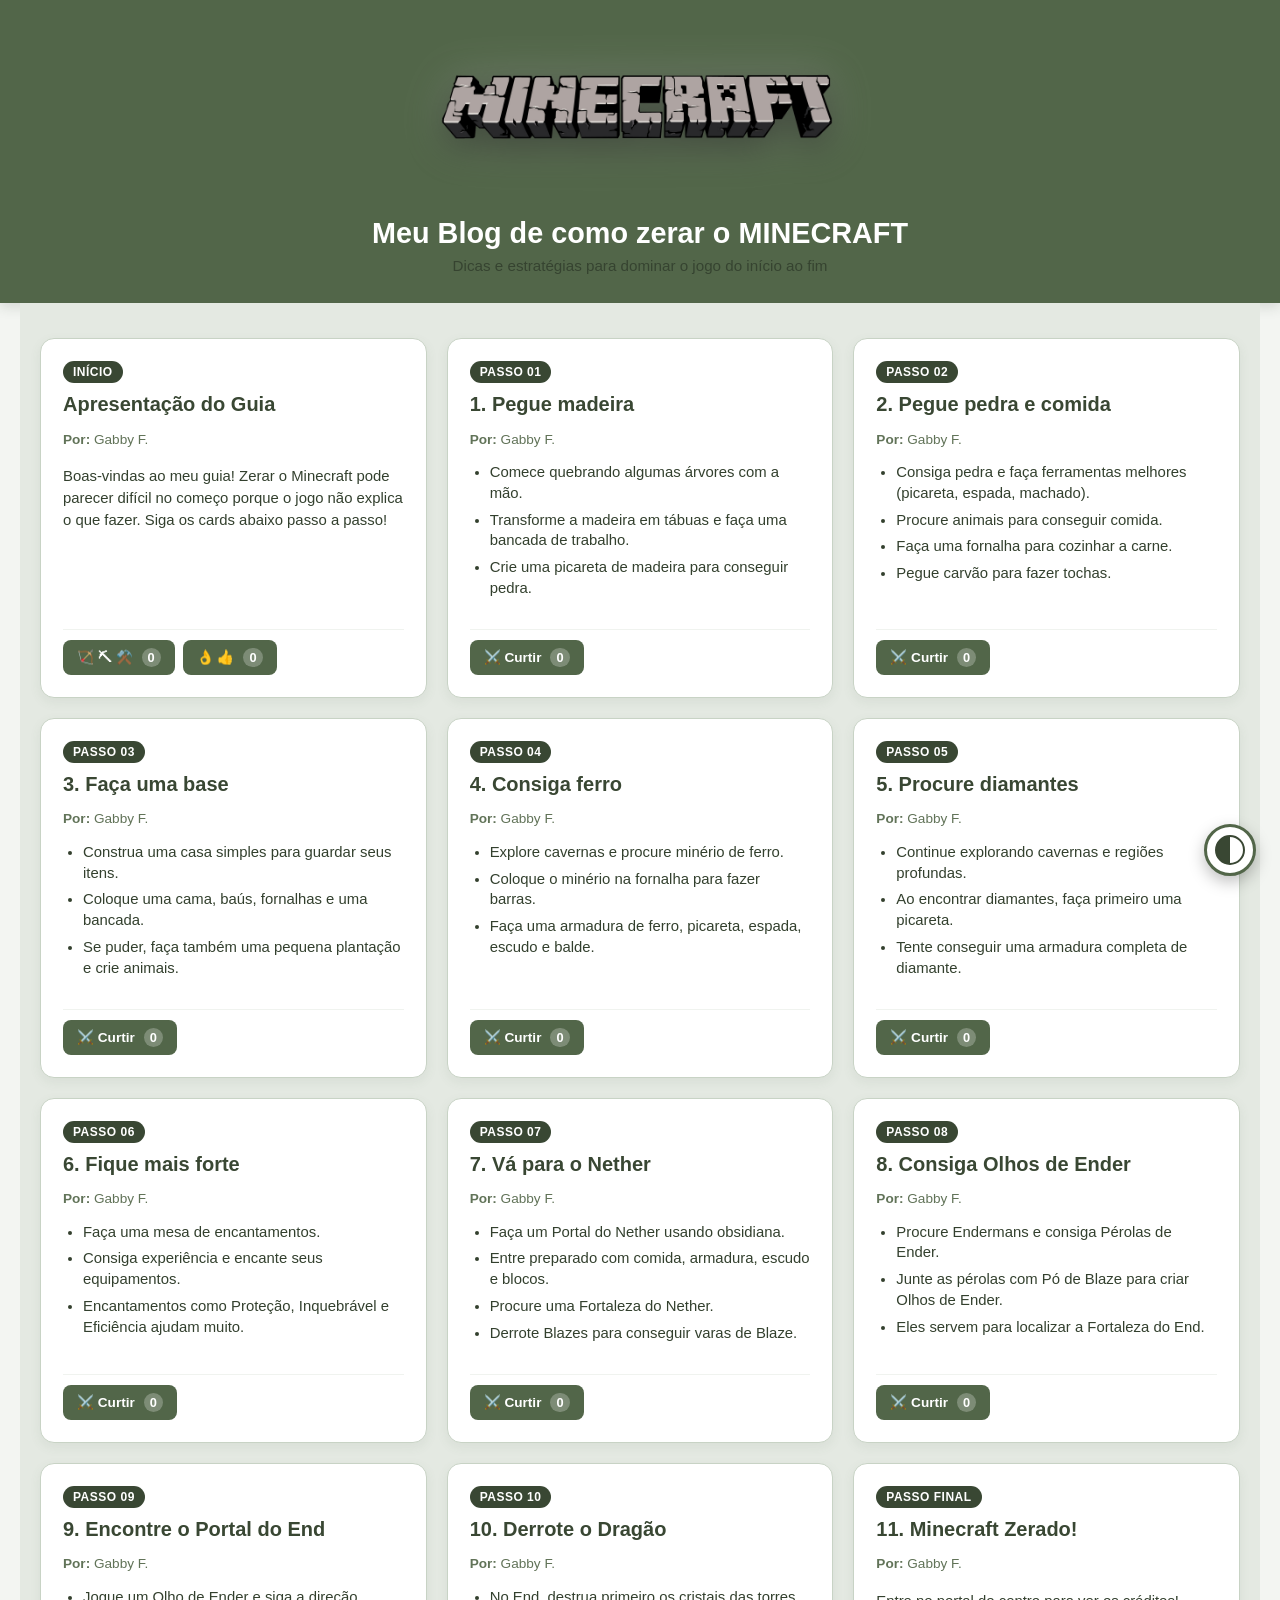
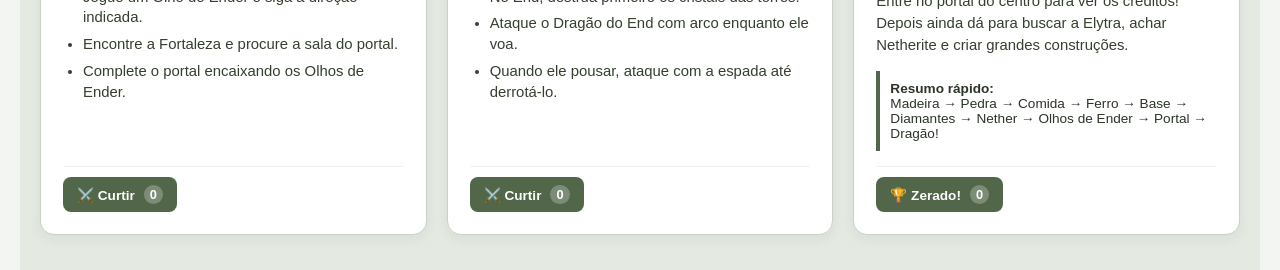
<file: P-gina-web-do-zero-primeira-intera-o-main/P-gina-web-do-zero-primeira-intera-o-main/index.html>
<!DOCTYPE html>
<html lang="pt-br">
<head>
    <meta charset="UTF-8">
    <meta name="viewport" content="width=device-width, initial-scale=1.0">
    <title>Blog Minecraft - Como Zerar</title>
    
    <style>
        
        body {
            font-family: 'Segoe UI', Tahoma, Verdana, Geneva, Verdana, sans-serif;
            margin: 0;
            padding: 0;
            background-color: #f3f5f2;
            color: #2b3528;
            transition: background-color 0.3s ease, color 0.3s ease;
        }

        header {
            background-color: #526649;
            color: #ffffff;
            text-align: center;
            padding: 35px 15px 25px 15px;
            box-shadow: 0 4px 12px rgba(43, 53, 40, 0.15);
            transition: background-color 0.3s ease;
        }

        header img {
            width: 100%;
            max-width: 420px; 
            height: auto;
            margin-bottom: 15px;
            filter: drop-shadow(0 10px 18px rgba(0, 0, 0, 0.45)) 
                    drop-shadow(0 0 20px rgba(255, 255, 255, 0.25));
            transition: transform 0.3s ease, filter 0.3s ease;
            cursor: pointer;
        }

        header img:hover {
            transform: scale(1.05);
            filter: drop-shadow(0 14px 24px rgba(0, 0, 0, 0.55)) 
                    drop-shadow(0 0 28px rgba(255, 255, 255, 0.4));
        }

        header h1 {
            margin: 10px 0 5px 0;
            font-size: 1.8rem;
        }

        header p {
            margin: 0;
            opacity: 0.9;
            font-size: 0.95rem;
        }

        main {
            background-color: #e4e9e2;
            padding: 35px 20px;
            display: grid; 
            grid-template-columns: repeat(auto-fit, minmax(300px, 1fr)); 
            gap: 20px;
            max-width: 1200px;
            margin: 0 auto;
            min-height: calc(100vh - 180px);
            transition: background-color 0.3s ease;
        }

        article {
            background-color: #ffffff;
            color: #2b3528;
            border-radius: 14px;
            padding: 22px;
            box-sizing: border-box;
            box-shadow: 0 4px 12px rgba(82, 102, 73, 0.08);
            border: 1px solid #c8d3c5;
            display: flex;
            flex-direction: column;
            justify-content: space-between;
            transition: transform 0.2s ease, box-shadow 0.2s ease, background-color 0.3s ease, border-color 0.3s ease;
        }

        article:hover {
            transform: translateY(-4px);
            box-shadow: 0 8px 18px rgba(82, 102, 73, 0.15);
        }

        article h2 {
            color: #394733;
            margin-top: 10px;
            margin-bottom: 12px;
            font-size: 1.25rem;
        }

        .artigo-autor {
            color: #617358;
            font-size: 0.85rem;
            margin-bottom: 12px;
        }

        .tag-etapa {
            background-color: #394733;
            color: #ffffff;
            font-weight: bold;
            padding: 4px 10px;
            border-radius: 20px;
            font-size: 0.75rem;
            display: inline-block;
            letter-spacing: 0.5px;
            text-transform: uppercase;
            align-self: flex-start;
        }

        ul {
            padding-left: 20px;
            margin-bottom: 15px;
            margin-top: 5px;
        }

        li, p {
            line-height: 1.5;
            color: #33402e;
            font-size: 0.93rem;
        }

        li {
            margin-bottom: 6px;
            line-height: 1.4;
        }

        .resumo-box {
            background: rgba(255, 255, 255, 0.7);
            border-left: 4px solid #526649;
            padding: 10px;
            border-radius: 0 6px 6px 0;
            margin-top: 10px;
            font-size: 0.85rem;
        }

        .botoes-container {
            display: flex;
            gap: 8px;
            margin-top: 15px;
            padding-top: 10px;
            border-top: 1px solid #f0f3ef;
        }

        article button {
            cursor: pointer;
            padding: 8px 14px;
            border: none;
            border-radius: 8px;
            background-color: #526649;
            color: #ffffff;
            font-weight: bold;
            font-size: 0.85rem;
            transition: background-color 0.2s ease, transform 0.1s ease;
            display: inline-flex;
            align-items: center;
            gap: 6px;
        }

        article button:hover {
            background-color: #3f5037;
            transform: translateY(-1px);
        }

        article button:active {
            transform: translateY(0);
        }

        article button span {
            background: rgba(255, 255, 255, 0.25);
            padding: 2px 6px;
            border-radius: 10px;
            font-size: 0.8rem;
            margin-left: 3px;
        }

        .btn-tema-flutuante {
            position: fixed;
            bottom: 24px;
            right: 24px;
            width: 52px;
            height: 52px;
            border-radius: 50%;
            background-color: #ffffff;
            border: 3px solid #526649;
            box-shadow: 0 6px 16px rgba(0, 0, 0, 0.25);
            cursor: pointer;
            display: flex;
            align-items: center;
            justify-content: center;
            z-index: 9999;
            padding: 0;
            transition: transform 0.2s ease, background-color 0.3s ease, border-color 0.3s ease;
        }

        .btn-tema-flutuante:hover {
            transform: scale(1.1);
        }

        .icone-circulo-divido {
            width: 26px;
            height: 26px;
            border-radius: 50%;
            background: linear-gradient(90deg, #394733 50%, #ffffff 50%);
            border: 2px solid #394733;
            box-sizing: border-border;
        }

        body.dark-mode {
            background-color: #181c17;
            color: #d8e0d5;
        }

        body.dark-mode header {
            background-color: #273322;
        }

        body.dark-mode main {
            background-color: #121511;
        }

        body.dark-mode article {
            background-color: #1f261d;
            color: #d8e0d5;
            border-color: #313d2e;
            box-shadow: 0 4px 12px rgba(0, 0, 0, 0.4);
        }

        body.dark-mode article h2 {
            color: #8da383;
        }

        body.dark-mode .artigo-autor {
            color: #728c66;
        }

        body.dark-mode li, 
        body.dark-mode p {
            color: #c4d0c1;
        }

        body.dark-mode .resumo-box {
            background: rgba(0, 0, 0, 0.3);
            border-left-color: #8da383;
            color: #c4d0c1;
        }

        body.dark-mode .botoes-container {
            border-top-color: #2c3829;
        }

        body.dark-mode .btn-tema-flutuante {
            background-color: #1f261d;
            border-color: #8da383;
        }

        body.dark-mode .icone-circulo-divido {
            background: linear-gradient(90deg, #ffffff 50%, #1f261d 50%);
            border-color: #ffffff;
        }
    </style>
</head>
<body>

    <header>
        <img src="15-2-minecraft-logo-png.png" alt="Logo do Minecraft" onerror="this.style.display='none'">
        <h1>Meu Blog de como zerar o MINECRAFT</h1>
        <p>Dicas e estratégias para dominar o jogo do início ao fim</p>
    </header>

    <main>
        
        <article>
            <div>
                <span class="tag-etapa">Início</span>
                <h2>Apresentação do Guia</h2>
                <p class="artigo-autor"><strong>Por:</strong> Gabby F.</p>
                <p>Boas-vindas ao meu guia! Zerar o Minecraft pode parecer difícil no começo porque o jogo não explica o que fazer. Siga os cards abaixo passo a passo!</p>
            </div>
            
            <div class="botoes-container">
                <button>🏹 ⛏ ⚒️ <span>0</span></button>
                <button>👌 👍 <span>0</span></button>
            </div>
        </article>

        <article>
            <div>
                <span class="tag-etapa">Passo 01</span>
                <h2>1. Pegue madeira</h2>
                <p class="artigo-autor"><strong>Por:</strong> Gabby F.</p>
                <ul>
                    <li>Comece quebrando algumas árvores com a mão.</li>
                    <li>Transforme a madeira em tábuas e faça uma bancada de trabalho.</li>
                    <li>Crie uma picareta de madeira para conseguir pedra.</li>
                </ul>
            </div>
            <div class="botoes-container">
                <button>⚔️ Curtir <span>0</span></button>
            </div>
        </article>

        <article>
            <div>
                <span class="tag-etapa">Passo 02</span>
                <h2>2. Pegue pedra e comida</h2>
                <p class="artigo-autor"><strong>Por:</strong> Gabby F.</p>
                <ul>
                    <li>Consiga pedra e faça ferramentas melhores (picareta, espada, machado).</li>
                    <li>Procure animais para conseguir comida.</li>
                    <li>Faça uma fornalha para cozinhar a carne.</li>
                    <li>Pegue carvão para fazer tochas.</li>
                </ul>
            </div>
            <div class="botoes-container">
                <button>⚔️ Curtir <span>0</span></button>
            </div>
        </article>

        <article>
            <div>
                <span class="tag-etapa">Passo 03</span>
                <h2>3. Faça uma base</h2>
                <p class="artigo-autor"><strong>Por:</strong> Gabby F.</p>
                <ul>
                    <li>Construa uma casa simples para guardar seus itens.</li>
                    <li>Coloque uma cama, baús, fornalhas e uma bancada.</li>
                    <li>Se puder, faça também uma pequena plantação e crie animais.</li>
                </ul>
            </div>
            <div class="botoes-container">
                <button>⚔️ Curtir <span>0</span></button>
            </div>
        </article>

        <article>
            <div>
                <span class="tag-etapa">Passo 04</span>
                <h2>4. Consiga ferro</h2>
                <p class="artigo-autor"><strong>Por:</strong> Gabby F.</p>
                <ul>
                    <li>Explore cavernas e procure minério de ferro.</li>
                    <li>Coloque o minério na fornalha para fazer barras.</li>
                    <li>Faça uma armadura de ferro, picareta, espada, escudo e balde.</li>
                </ul>
            </div>
            <div class="botoes-container">
                <button>⚔️ Curtir <span>0</span></button>
            </div>
        </article>

        <article>
            <div>
                <span class="tag-etapa">Passo 05</span>
                <h2>5. Procure diamantes</h2>
                <p class="artigo-autor"><strong>Por:</strong> Gabby F.</p>
                <ul>
                    <li>Continue explorando cavernas e regiões profundas.</li>
                    <li>Ao encontrar diamantes, faça primeiro uma picareta.</li>
                    <li>Tente conseguir uma armadura completa de diamante.</li>
                </ul>
            </div>
            <div class="botoes-container">
                <button>⚔️ Curtir <span>0</span></button>
            </div>
        </article>

        <article>
            <div>
                <span class="tag-etapa">Passo 06</span>
                <h2>6. Fique mais forte</h2>
                <p class="artigo-autor"><strong>Por:</strong> Gabby F.</p>
                <ul>
                    <li>Faça uma mesa de encantamentos.</li>
                    <li>Consiga experiência e encante seus equipamentos.</li>
                    <li>Encantamentos como Proteção, Inquebrável e Eficiência ajudam muito.</li>
                </ul>
            </div>
            <div class="botoes-container">
                <button>⚔️ Curtir <span>0</span></button>
            </div>
        </article>

        <article>
            <div>
                <span class="tag-etapa">Passo 07</span>
                <h2>7. Vá para o Nether</h2>
                <p class="artigo-autor"><strong>Por:</strong> Gabby F.</p>
                <ul>
                    <li>Faça um Portal do Nether usando obsidiana.</li>
                    <li>Entre preparado com comida, armadura, escudo e blocos.</li>
                    <li>Procure uma Fortaleza do Nether.</li>
                    <li>Derrote Blazes para conseguir varas de Blaze.</li>
                </ul>
            </div>
            <div class="botoes-container">
                <button>⚔️ Curtir <span>0</span></button>
            </div>
        </article>

        <article>
            <div>
                <span class="tag-etapa">Passo 08</span>
                <h2>8. Consiga Olhos de Ender</h2>
                <p class="artigo-autor"><strong>Por:</strong> Gabby F.</p>
                <ul>
                    <li>Procure Endermans e consiga Pérolas de Ender.</li>
                    <li>Junte as pérolas com Pó de Blaze para criar Olhos de Ender.</li>
                    <li>Eles servem para localizar a Fortaleza do End.</li>
                </ul>
            </div>
            <div class="botoes-container">
                <button>⚔️ Curtir <span>0</span></button>
            </div>
        </article>

        <article>
            <div>
                <span class="tag-etapa">Passo 09</span>
                <h2>9. Encontre o Portal do End</h2>
                <p class="artigo-autor"><strong>Por:</strong> Gabby F.</p>
                <ul>
                    <li>Jogue um Olho de Ender e siga a direção indicada.</li>
                    <li>Encontre a Fortaleza e procure a sala do portal.</li>
                    <li>Complete o portal encaixando os Olhos de Ender.</li>
                </ul>
            </div>
            <div class="botoes-container">
                <button>⚔️ Curtir <span>0</span></button>
            </div>
        </article>

        <article>
            <div>
                <span class="tag-etapa">Passo 10</span>
                <h2>10. Derrote o Dragão</h2>
                <p class="artigo-autor"><strong>Por:</strong> Gabby F.</p>
                <ul>
                    <li>No End, destrua primeiro os cristais das torres.</li>
                    <li>Ataque o Dragão do End com arco enquanto ele voa.</li>
                    <li>Quando ele pousar, ataque com a espada até derrotá-lo.</li>
                </ul>
            </div>
            <div class="botoes-container">
                <button>⚔️ Curtir <span>0</span></button>
            </div>
        </article>

        <article>
            <div>
                <span class="tag-etapa">Passo Final</span>
                <h2>11. Minecraft Zerado!</h2>
                <p class="artigo-autor"><strong>Por:</strong> Gabby F.</p>
                <p>Entre no portal do centro para ver os créditos! Depois ainda dá para buscar a Elytra, achar Netherite e criar grandes construções.</p>
                
                <div class="resumo-box">
                    <strong>Resumo rápido:</strong><br>
                    Madeira → Pedra → Comida → Ferro → Base → Diamantes → Nether → Olhos de Ender → Portal → Dragão!
                </div>
            </div>
            <div class="botoes-container">
                <button>🏆 Zerado! <span>0</span></button>
            </div>
        </article>

    </main>

    <button id="theme-toggle" class="btn-tema-flutuante" aria-label="Alternar modo claro e escuro">
        <span class="icone-circulo-divido"></span>
    </button>

    <script>
     
        const botoesCurtir = document.querySelectorAll("article button");

        botoesCurtir.forEach(function (botao) {
            let curtiu = false;

            botao.addEventListener("click", function () {
                const texto = botao.querySelector("span");
                let valorAtual = parseInt(texto.textContent);

                if (!curtiu) {
                    texto.textContent = valorAtual + 1;
                    curtiu = true;
                } else {
                    texto.textContent = valorAtual - 1;
                    curtiu = false;
                }
            });
        });

        const themeToggleBtn = document.getElementById("theme-toggle");
        
        themeToggleBtn.addEventListener("click", function () {
            document.body.classList.toggle("dark-mode");
        });
    </script>
</body>
</html>
</file>
